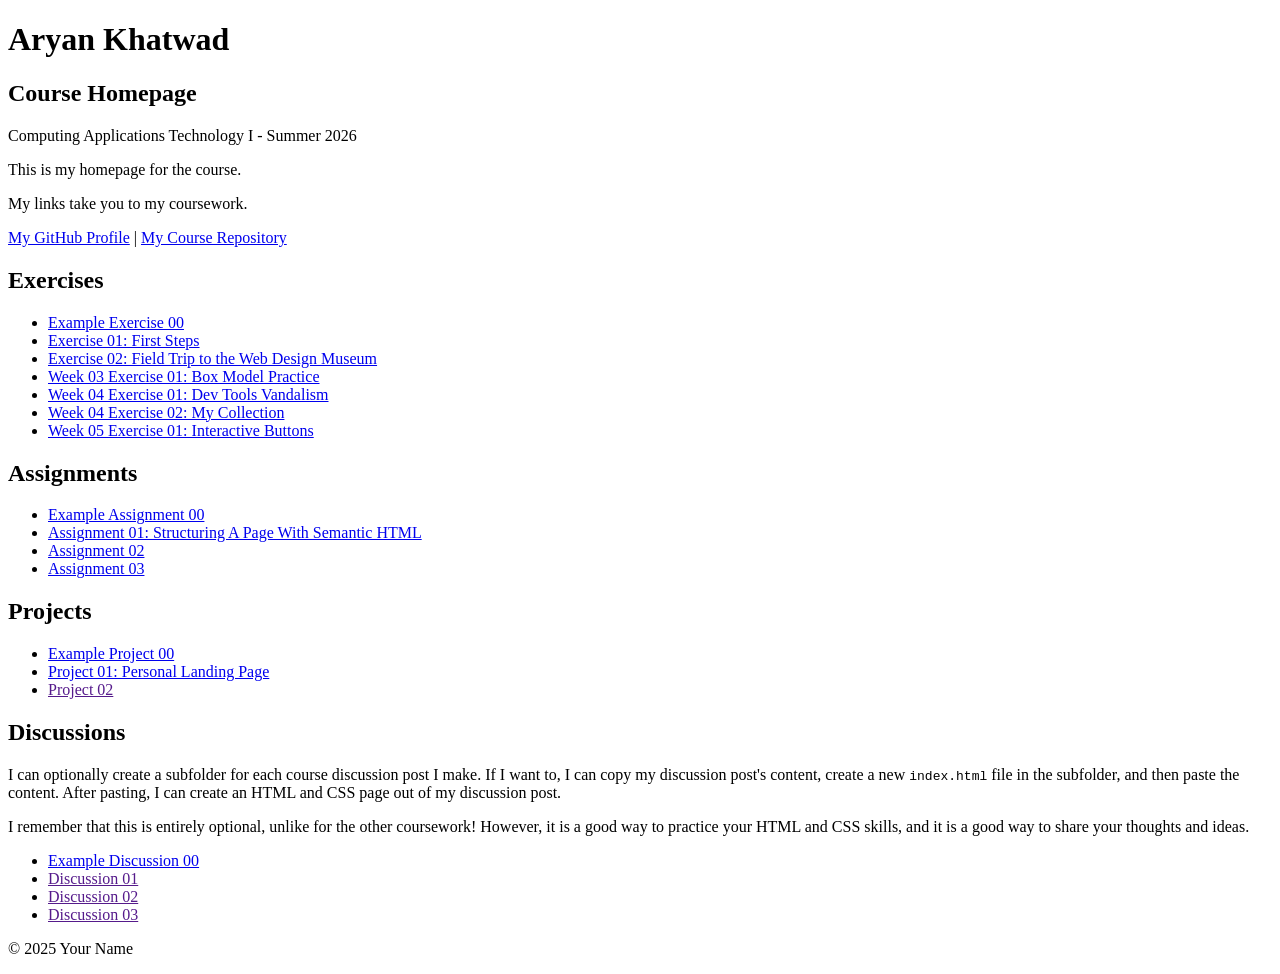
<file: index.html>
<!DOCTYPE html>

<!--

INSTRUCTIONS: HOW TO CHANGE THIS PAGE:

1. Change "Student Name" in the title above to your real name.

2. Change "Your Name" in the big heading below to your real name.

3. Change "your-username" to your real GitHub username in both links.

4. Change "your-repo-name" to the name of this repository.

5. Change "Course Name" to the name of your class.

6. Change "Semester Year" to match when you are taking this class.

7. Add links to your work:
    - Find the words that say "Exercise 01", "Assignment 01", etc.
    - Between the quote marks in href="", put the relative link to your work in the subfolder. You can simply link to the subfolder name. Take a look at the example folders and links to see how to do this.
    - For work not yet started/completed, you can leave the href="" blank until you are ready.
    - Change the words "Exercise 01" to match the name of the exercise. Do the same for assignments and projects. If you add your discussion posts, do the same for them.
    - Do this for each piece of work you finish.

8. You can add more links by copying a whole line like this:
    <li><a href="">New Work Name</a></li>
    Then paste it below the last one in that section.

9. Save your changes and push to GitHub when you are done. Remember you can use GitHub Desktop to help you with this.

Remember: During the course, if you want, you can style your homepage to introduce your own style and aesthetics. To start, keep this page simple and plain. This is just a template to get you started. Embrace the handcrafted approach to web design and development: change things to make them your own.

Remember: You must have a GitHub account, a new GitHub repository for this course, and this file (index.html) in that repository. 

Remember: You must create subfolders for each piece of coursework as the semester progresses.

-->

<html lang="en">
    <head>
        <meta charset="UTF-8" />
        <title>Course Homepage template</title>
        <meta charset="UTF-8" />
        <meta name="viewport" content="width=device-width, initial-scale=1.0" />
        <title>Aryan Khatwad - Course Homepage</title>
    </head>

    <body>
        <header>
            <h1>Aryan Khatwad</h1>
            <h2>Course Homepage</h2>
            <p>Computing Applications Technology I - Summer 2026</p>
            <p>This is my homepage for the course.</p>
            <p>My links take you to my coursework.</p>
            <nav>
                <a href="https://github.com/khatwadaryan-star">My GitHub Profile</a>
                |
                <a href="https://github.com/khatwadaryan-star/course-portfolio">
                    My Course Repository
                </a>
            </nav>
        </header>

        <main>
            <section>
                <h2>Exercises</h2>
                <ul>
                    <li>
                        <a href="example-exercise-00/">Example Exercise 00</a>
                    </li>
                    <li><a href="https://codepen.io/khatwadaryan-star/pen/bNBaMXL">Exercise 01: First Steps</a></li>
                    <li><a href="https://www.webdesignmuseum.org/gallery/netflix-2002">Exercise 02: Field Trip to the Web Design Museum</a></li>
                    <li><a href="week-03-exercise-01/">Week 03 Exercise 01: Box Model Practice</a></li>
                    <li><a href="week-04-exercise-01/">Week 04 Exercise 01: Dev Tools Vandalism</a></li>
                    <li><a href="week-04-exercise-02/">Week 04 Exercise 02: My Collection</a></li>
                    <li><a href="week-05-exercise-01/">Week 05 Exercise 01: Interactive Buttons</a></li>
                </ul>
            </section>

            <section>
                <h2>Assignments</h2>
                <ul>
                    <li>
                        <a href="example-assignment-00/">
                            Example Assignment 00
                        </a>
                    </li>
                    <li><a href="assignment-01/">Assignment 01: Structuring A Page With Semantic HTML</a></li>
                    <li><a href="assignment-02/">Assignment 02</a></li>
                    <li><a href="assignment-03/">Assignment 03</a></li>
                </ul>
            </section>

            <section>
                <h2>Projects</h2>
                <ul>
                    <li>
                        <a href="example-project-00/">Example Project 00</a>
                    </li>
                    <li><a href="project-01/">Project 01: Personal Landing Page</a></li>
                    <li><a href="">Project 02</a></li>
                </ul>
            </section>

            <section>
                <h2>Discussions</h2>
                <p>
                    I can optionally create a subfolder for each course
                    discussion post I make. If I want to, I can copy my
                    discussion post's content, create a new
                    <code>index.html</code>
                    file in the subfolder, and then paste the content. After
                    pasting, I can create an HTML and CSS page out of my
                    discussion post.
                </p>
                <p>
                    I remember that this is entirely optional, unlike for the
                    other coursework! However, it is a good way to practice your
                    HTML and CSS skills, and it is a good way to share your
                    thoughts and ideas.
                </p>
                <ul>
                    <li>
                        <a href="example-discussion-00/">
                            Example Discussion 00
                        </a>
                    </li>
                    <li><a href="">Discussion 01</a></li>
                    <li><a href="">Discussion 02</a></li>
                    <li><a href="">Discussion 03</a></li>
                </ul>
            </section>
        </main>

        <footer>
            <p>&copy; 2025 Your Name</p>
        </footer>
    </body>
</html>
</file>
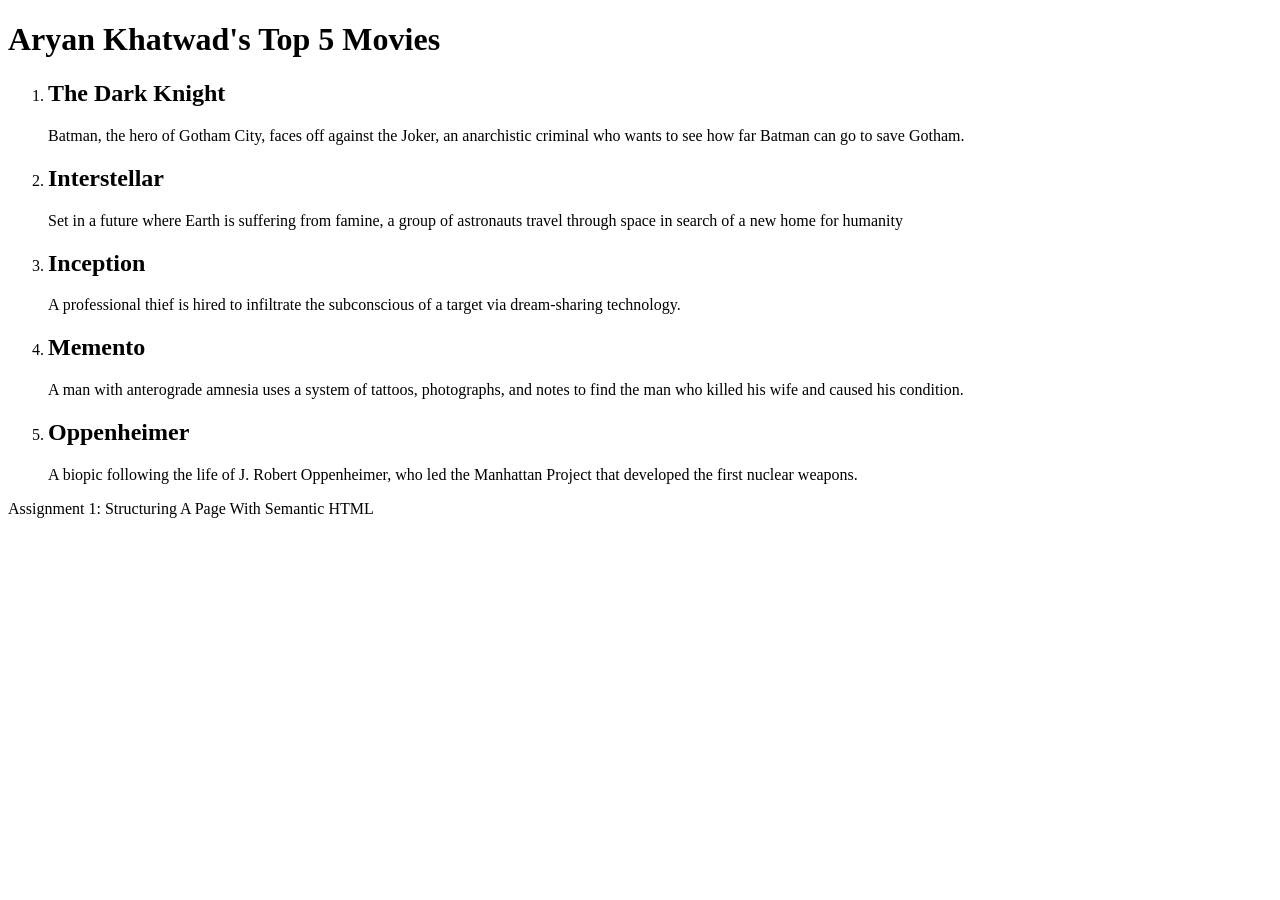
<file: assignment-01/index.html>
<!DOCTYPE html>
<html lang="en">
<head>
  <meta charset="UTF-8">
</head>
<body>
  <header>
    <h1>Aryan Khatwad's Top 5 Movies</h1>
  </header>
  <main>
    <ol>
      <li>
        <h2>The Dark Knight</h2>
        <p>Batman, the hero of Gotham City, faces off against the Joker, an anarchistic criminal who wants to see how far Batman can go to save Gotham.</p>
      </li>
       <li>
        <h2>Interstellar</h2>
        <p>Set in a future where Earth is suffering from famine, a group of astronauts travel through space in search of a new home for humanity</p>
      </li>
       <li>
        <h2>Inception</h2>
        <p>A professional thief is hired to infiltrate the subconscious of a target via dream-sharing technology.</p>
      </li>
       <li>
        <h2>Memento</h2>
        <p>A man with anterograde amnesia uses a system of tattoos, photographs, and notes to find the man who killed his wife and caused his condition.</p>
      </li>
       <li>
        <h2>Oppenheimer</h2>
        <p>A biopic following the life of J. Robert Oppenheimer, who led the Manhattan Project that developed the first nuclear weapons.</p>
      </li>
    </ol>
  </main>
  <footer>
    <p>Assignment 1: Structuring A Page With Semantic HTML</p>
  </footer>
</body>
</html>
</file>
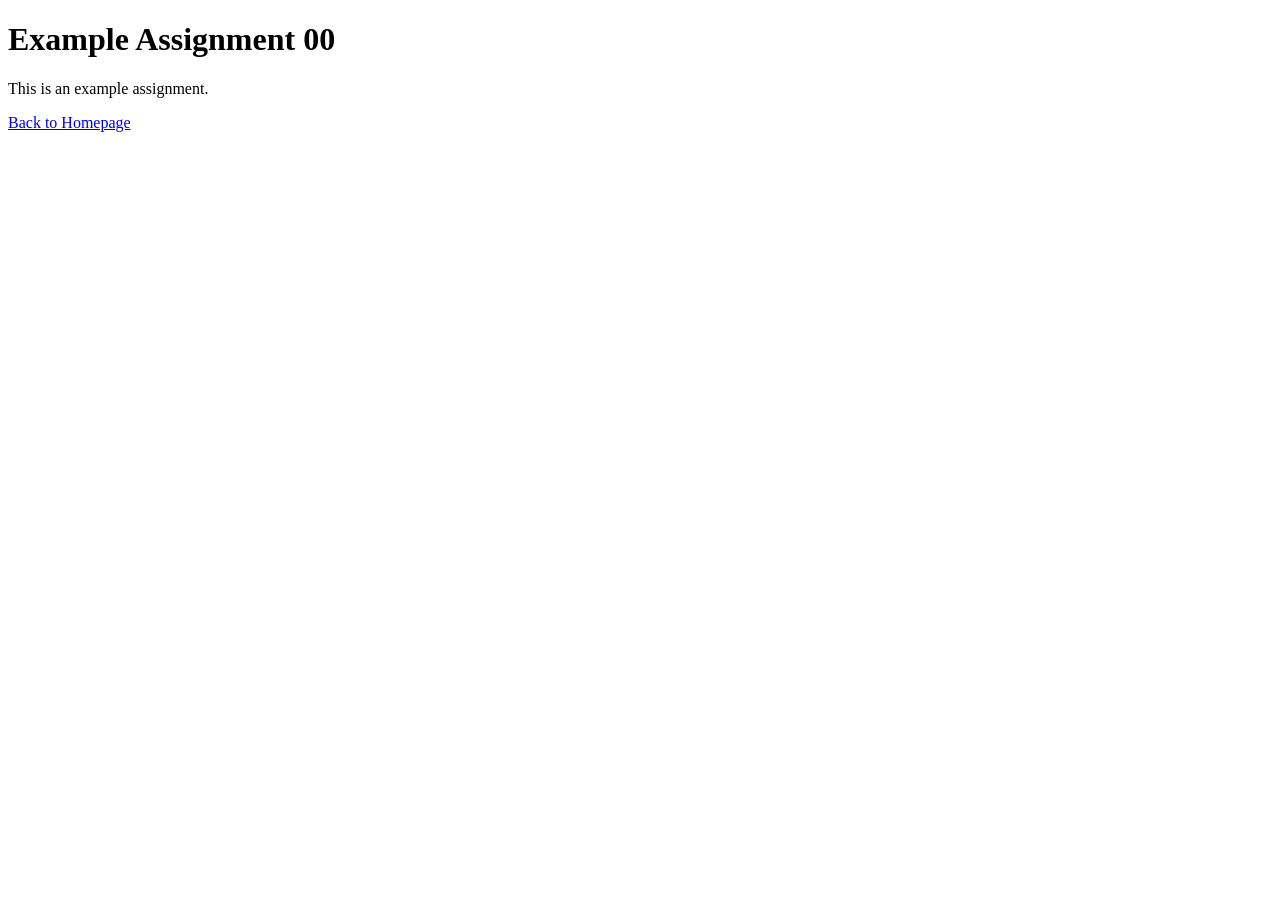
<file: example-assignment-00/index.html>
<!DOCTYPE html>
<html lang="en">
    <head>
        <meta charset="UTF-8" />
        <meta name="viewport" content="width=device-width, initial-scale=1.0" />
        <title>Example Assignment 00</title>
    </head>
    <body>
        <h1>Example Assignment 00</h1>
        <p>This is an example assignment.</p>
        <a href="../index.html">Back to Homepage</a>
    </body>
</html>
</file>
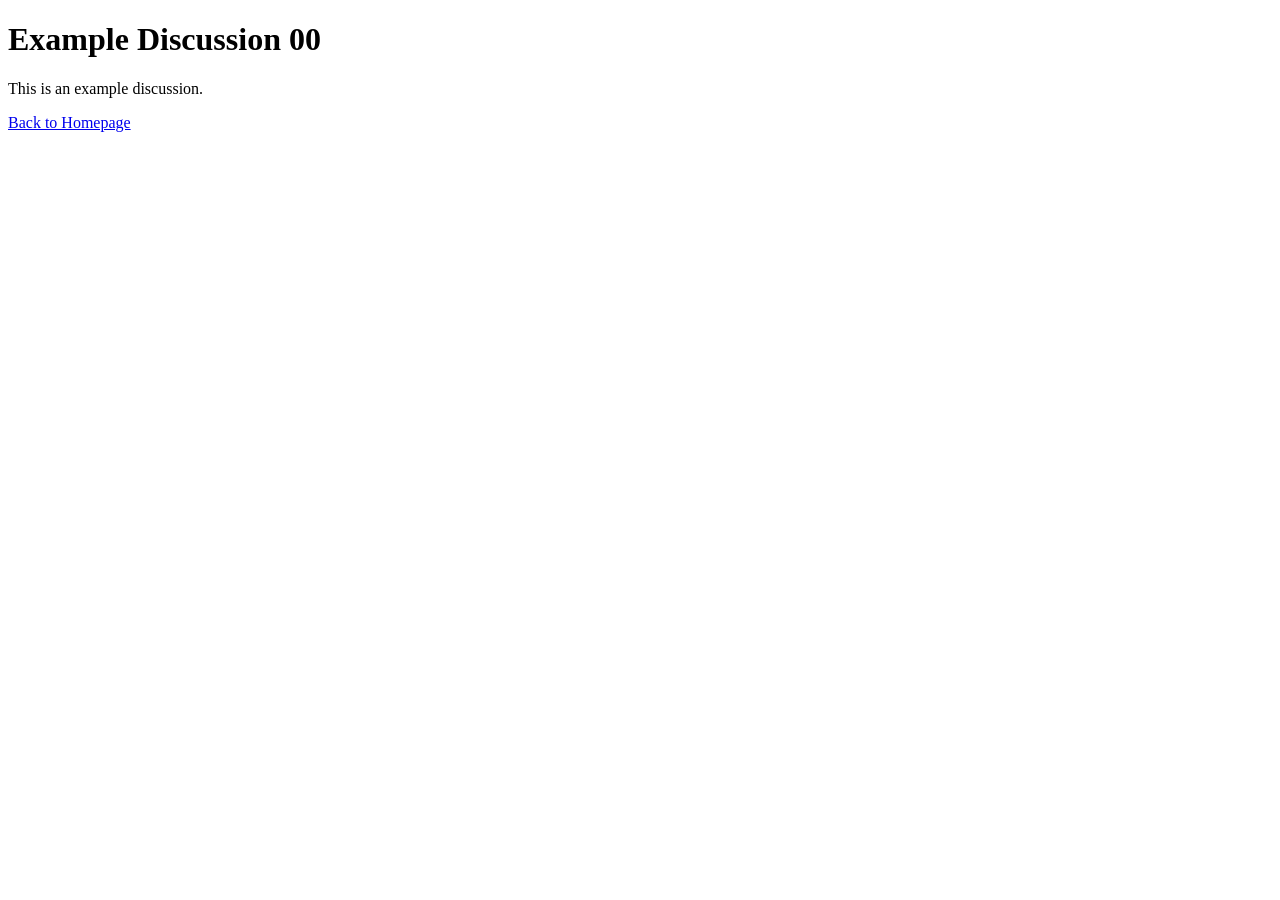
<file: example-discussion-00/index.html>
<!DOCTYPE html>
<html lang="en">
    <head>
        <meta charset="UTF-8" />
        <meta name="viewport" content="width=device-width, initial-scale=1.0" />
        <title>Example Discussion 00</title>
    </head>
    <body>
        <h1>Example Discussion 00</h1>
        <p>This is an example discussion.</p>
        <a href="../index.html">Back to Homepage</a>
    </body>
</html>
</file>
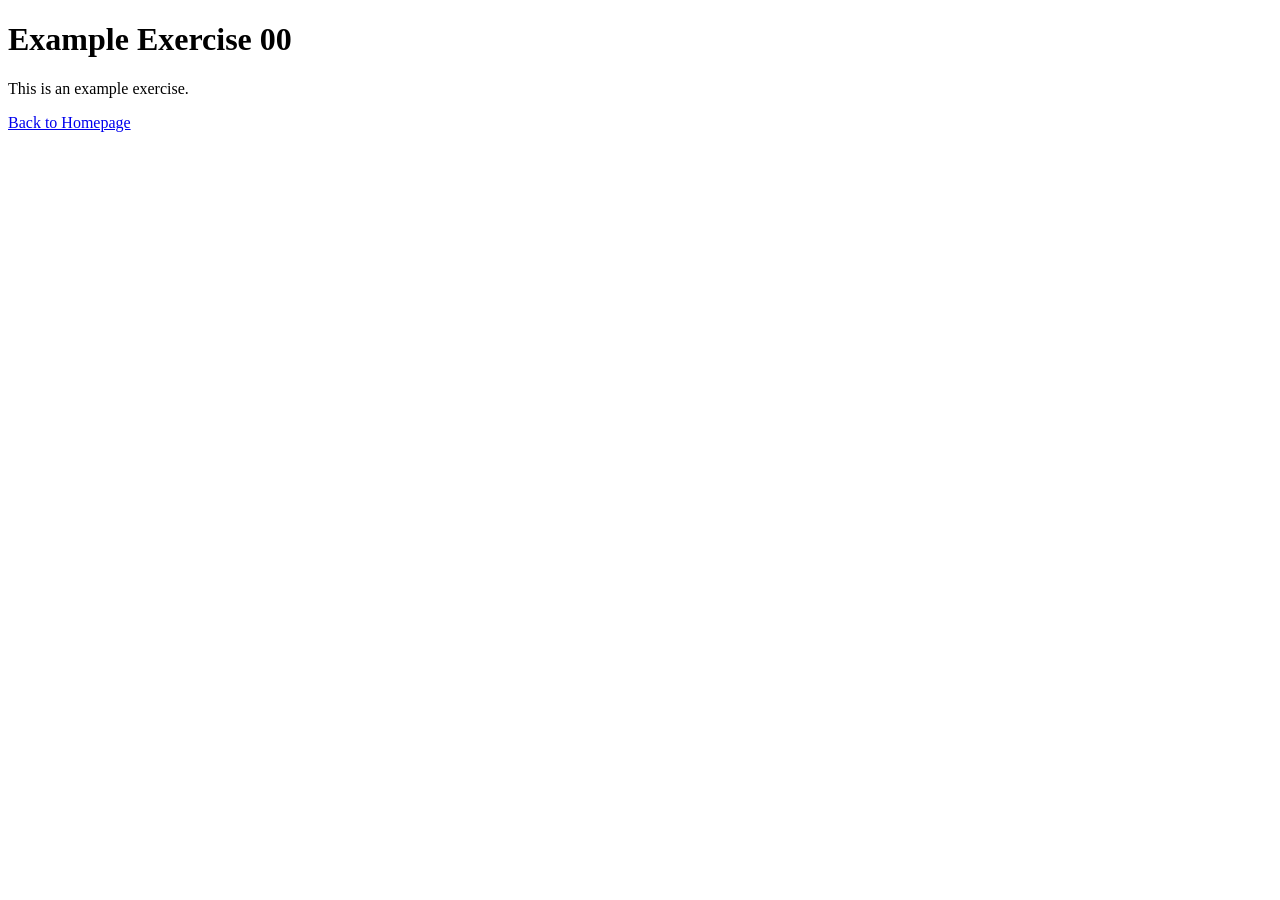
<file: example-exercise-00/index.html>
<!DOCTYPE html>
<html lang="en">
    <head>
        <meta charset="UTF-8" />
        <meta name="viewport" content="width=device-width, initial-scale=1.0" />
        <title>Example Exercise 00</title>
    </head>
    <body>
        <h1>Example Exercise 00</h1>
        <p>This is an example exercise.</p>
        <a href="../index.html">Back to Homepage</a>
    </body>
</html>
</file>
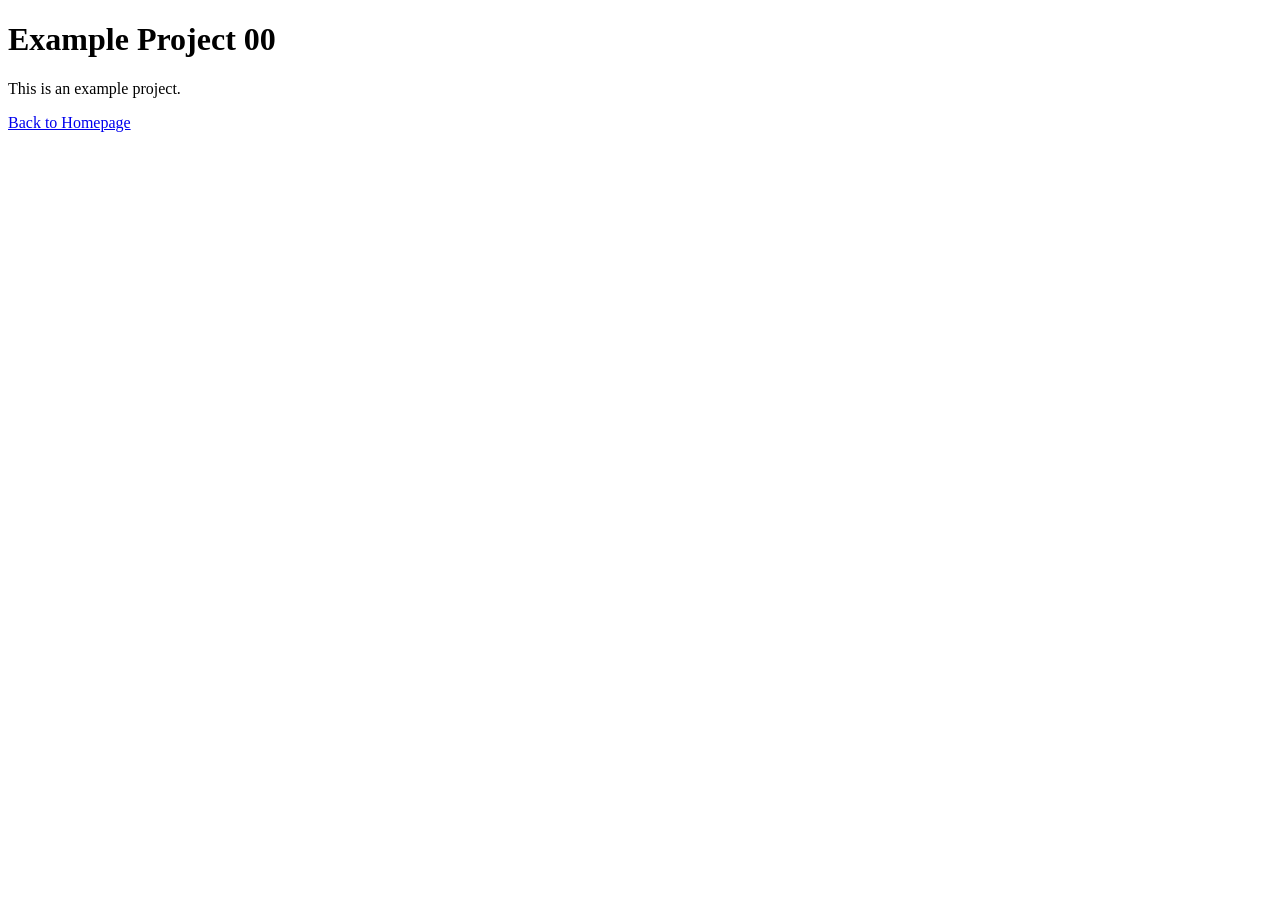
<file: example-project-00/index.html>
<!DOCTYPE html>
<html lang="en">
    <head>
        <meta charset="UTF-8" />
        <meta name="viewport" content="width=device-width, initial-scale=1.0" />
        <title>Example Project 00</title>
    </head>
    <body>
        <h1>Example Project 00</h1>
        <p>This is an example project.</p>
        <a href="../index.html">Back to Homepage</a>
    </body>
</html>
</file>
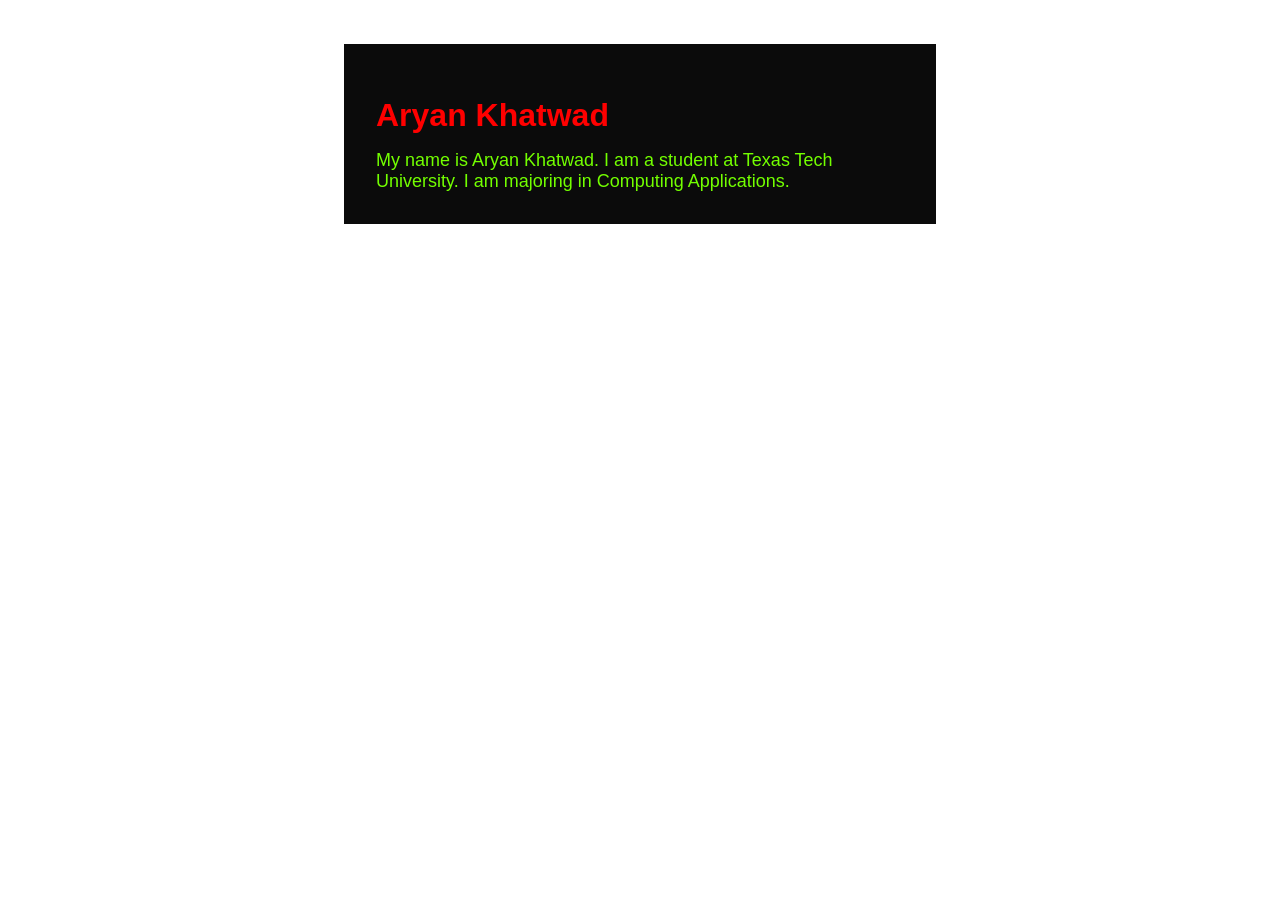
<file: week-03-exercise-01/index.html>
<!DOCTYPE html>
<html lang="en">
<head>
    <meta charset="UTF-8">
    <meta name="viewport" content="width=device-width, initial-scale=1.0">
    <title>Aryan Khatwad</title>
    <link rel="stylesheet" href="style.css">
</head>
<body>
    <div class="card">
        <h1>Aryan Khatwad</h1>
        <p>
            My name is Aryan Khatwad. I am a student at Texas Tech University. I am majoring in Computing Applications.
        </p>
    </div>
</body>
</html>
</file>
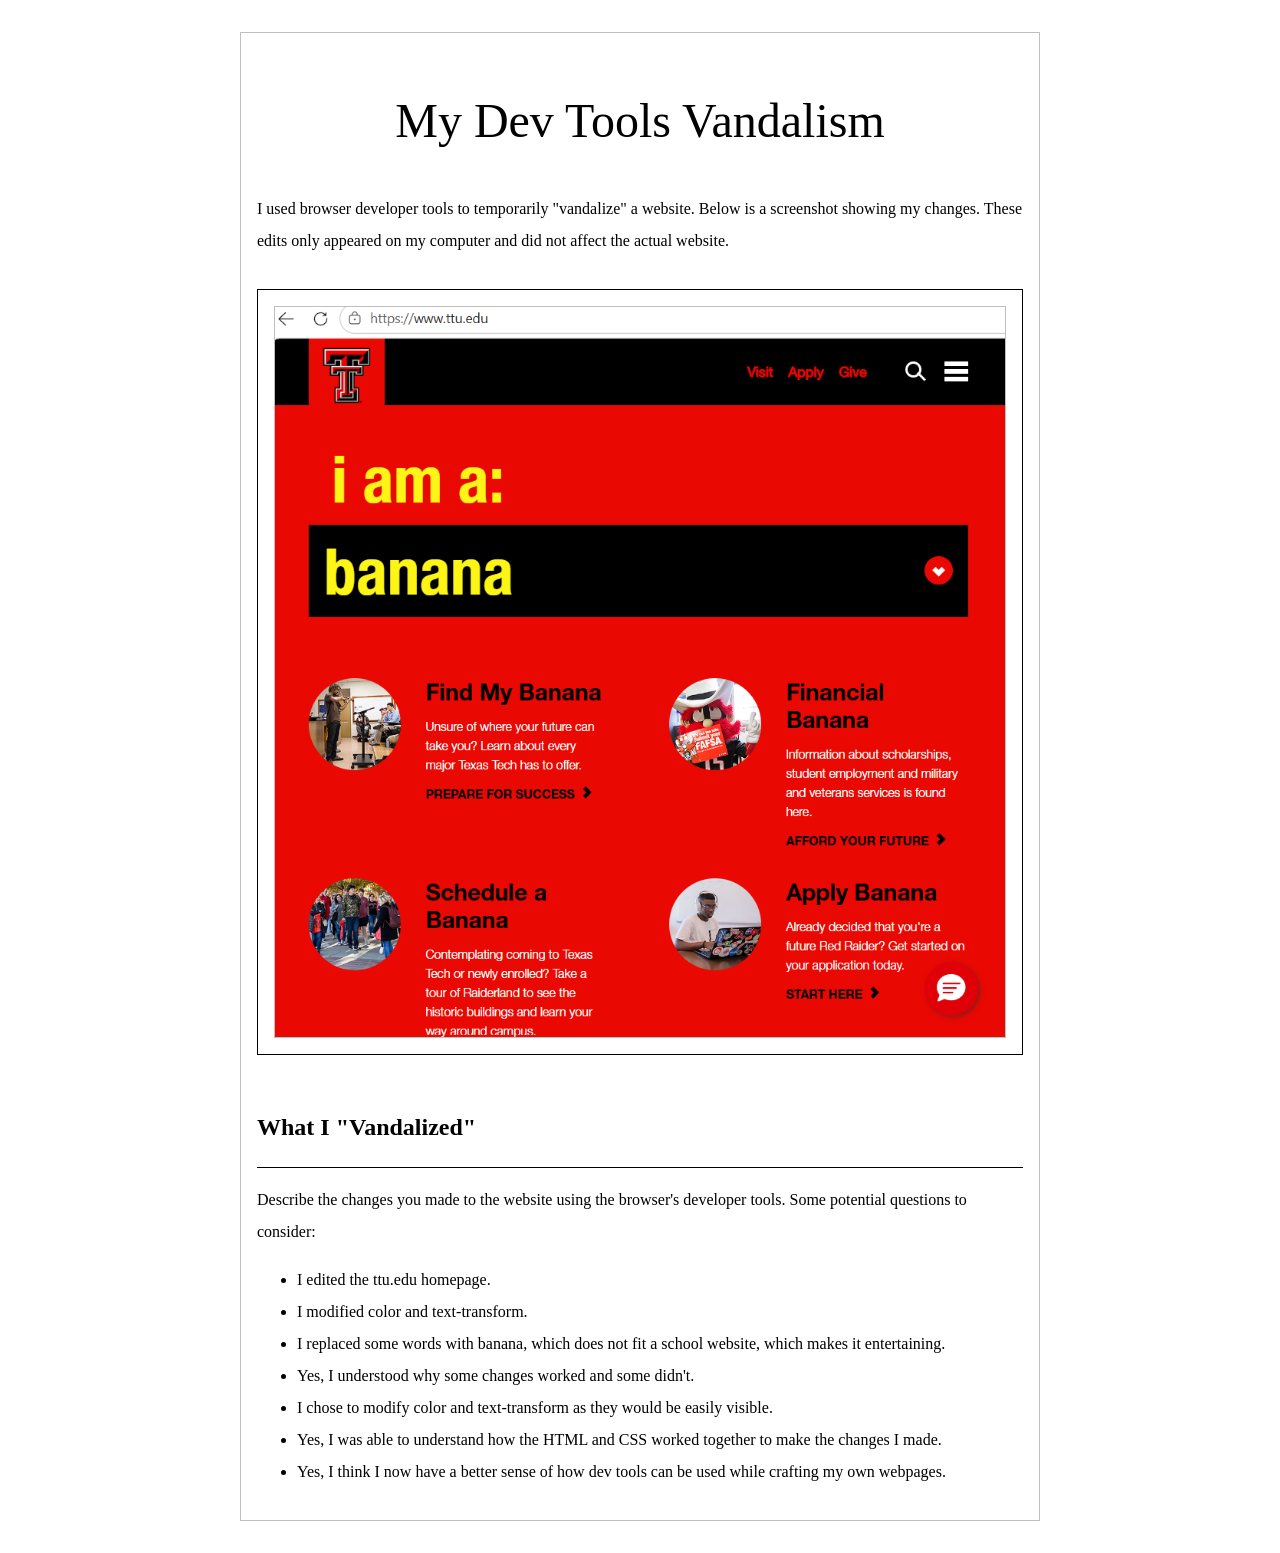
<file: week-04-exercise-01/index.html>
<!DOCTYPE html>
<html lang="en">

<head>
    <meta charset="UTF-8" />
    <meta name="viewport" content="width=device-width, initial-scale=1.0" />
    <title>Week 04 Exercise 01 - My Dev Tools Vandalism</title>
    <link rel="stylesheet" href="./style.css" />
</head>

<body>
    <main>
        <h1>My Dev Tools Vandalism</h1>
        <p>
            I used browser developer tools to temporarily "vandalize" a
            website. Below is a screenshot showing my changes. These edits
            only appeared on my computer and did not affect the actual
            website.
        </p>
        <div class="screenshot-container">
            <!-- 
                IMPORTANT: Update the src attribute below to match your screenshot filename.
                Example: If your screenshot is named "apple-dot-com-but-with-papyrus-font.png", change the line to:
                src="./apple-dot-com-but-with-papyrus-font.png"
            -->
            <img src="dev-tools-vandalism-screenshot.png" alt="Screenshot of the webpage I vandalized" />
        </div>
        <h2>What I "Vandalized"</h2>
        <p>
            Describe the changes you made to the website using the browser's developer tools. Some potential questions
            to consider:
        <ul>
            <li>I edited the ttu.edu homepage.</li>
            <li>I modified color and text-transform.</li>
            <li>I replaced some words with banana, which does not fit a school website, which makes it entertaining.</li>
            <li>Yes, I understood why some changes worked and some didn't.</li>
            <li>I chose to modify color and text-transform as they would be easily visible.</li>
            <li>Yes, I was able to understand how the HTML and CSS worked together to make the changes I made.</li>
            <li>Yes, I think I now have a better sense of how dev tools can be used while crafting my own webpages.</li>
        </ul>
        </p>
    </main>
</body>

</html>
</file>
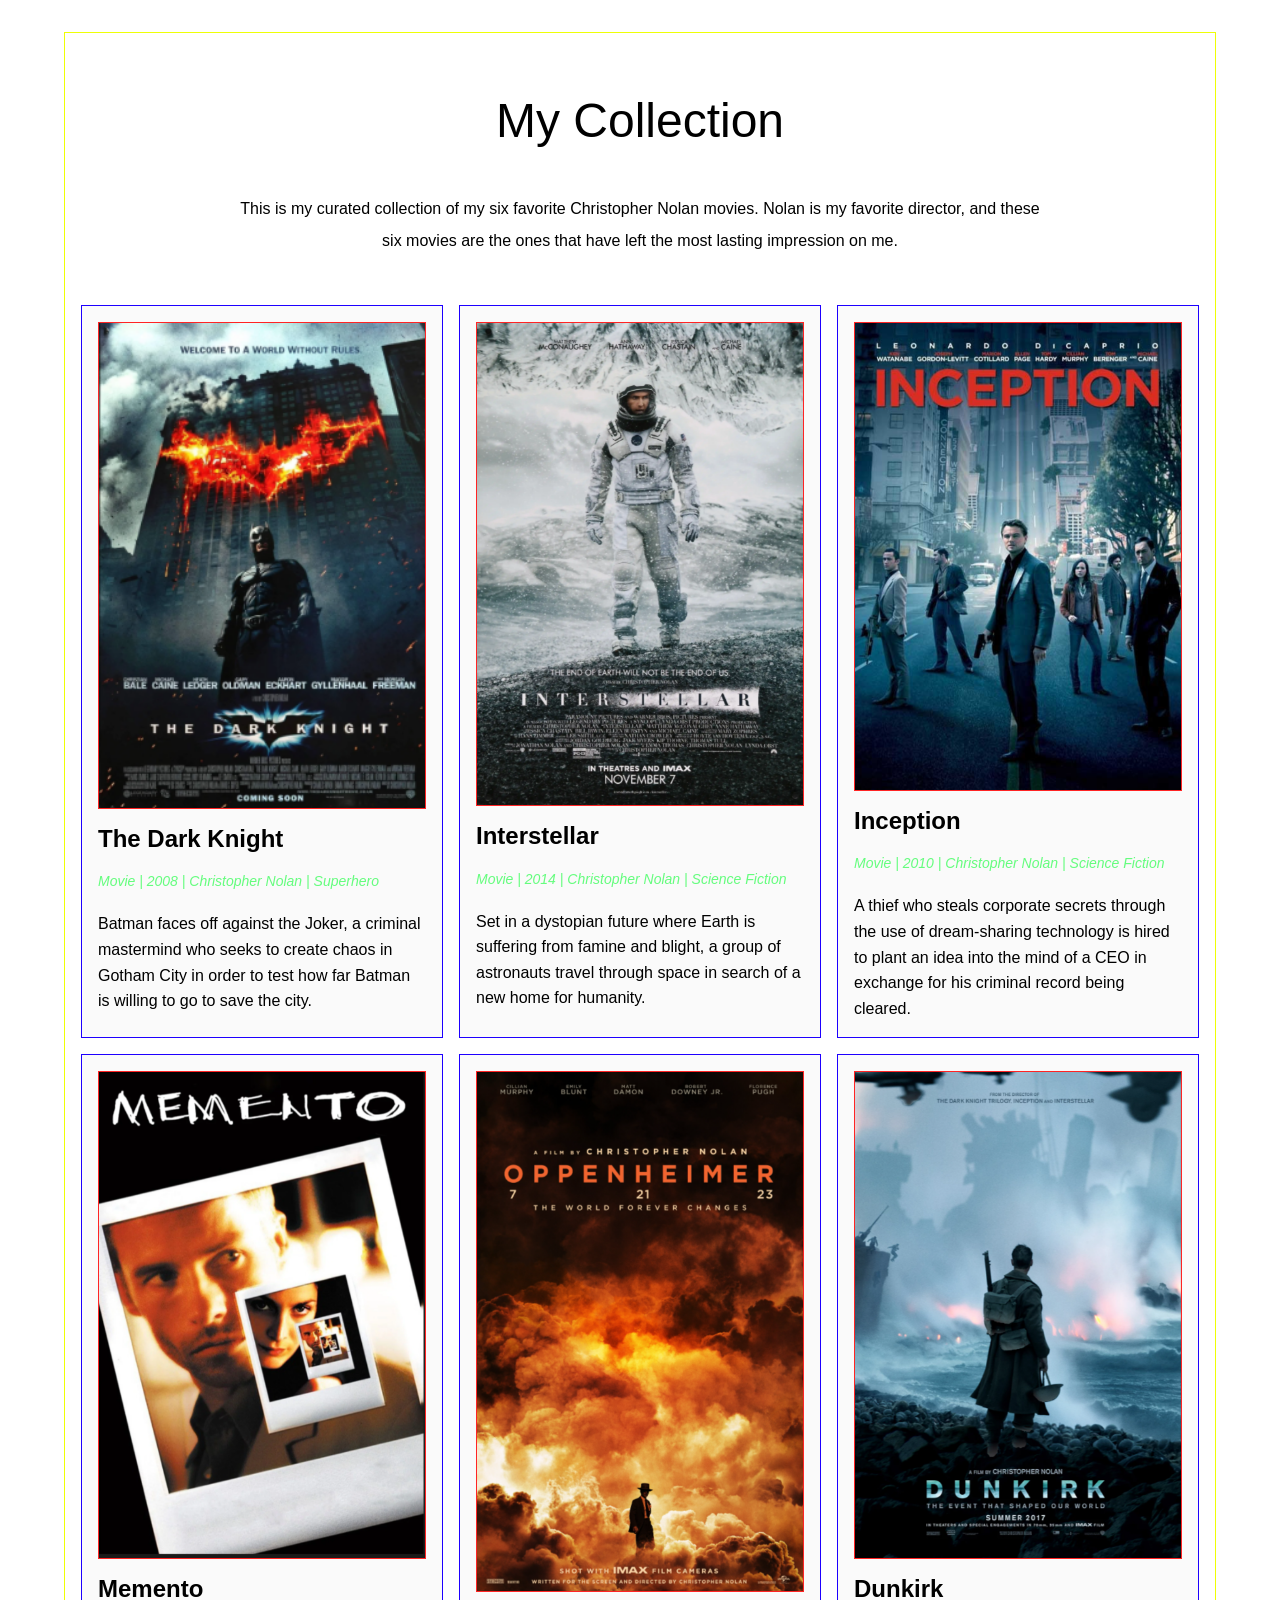
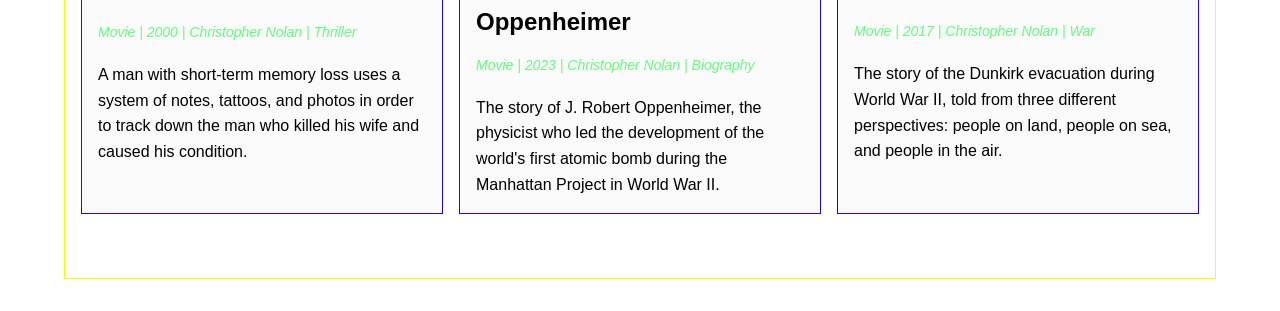
<file: week-04-exercise-02/index.html>
<!DOCTYPE html>
<html lang="en">

<head>
    <meta charset="UTF-8" />
    <meta name="viewport" content="width=device-width, initial-scale=1.0" />
    <title>Week 04 Exercise 02 - My Collection</title>
    <link rel="stylesheet" href="./style.css" />
</head>

<body>
    <main>
        <h1>My Collection</h1>
        <!-- 
            SAMPLE OVERVIEW TEXT
            Replace this entire paragraph with your own description.
            How do you think about your collection? Write that out here.
            P.S. Please use your own words. Be yourself.
        -->
        <p>
            This is my curated collection of my six favorite Christopher Nolan movies.
            Nolan is my favorite director, and these six movies are the ones that
            have left the most lasting impression on me.
        </p>

        <div class="collection-grid">

            <!-- 
                SAMPLE CARD 1
                Replace this entire card with your own item.
                Keep the same structure: image, title, details, description.
            -->
            <div class="collection-card">
                <img src="movie-01-the-dark-knight.jpg.png" alt="The Dark Knight" />
                <h2>The Dark Knight</h2>
                <p class="details">Movie | 2008 | Christopher Nolan | Superhero</p>
                <p class="description">
                    Batman faces off against the Joker, a criminal mastermind
                    who seeks to create chaos in Gotham City in order to test
                    how far Batman is willing to go to save the city.
                </p>
            </div>

            <!-- 
                SAMPLE CARD 2
                Replace this entire card with your own item.
                Notice the structure is identical to Sample Card 1.
            -->
            <div class="collection-card">
                <img src="movie-02-interstellar.jpg.png" alt="Interstellar" />
                <h2>Interstellar</h2>
                <p class="details">Movie | 2014 | Christopher Nolan | Science Fiction</p>
                <p class="description">
                    Set in a dystopian future where Earth is suffering
                    from famine and blight, a group of astronauts travel through
                    space in search of a new home for humanity.
                </p>
            </div>

            <!-- 
                PLACEHOLDER CARD 3
                Complete this card by adding your image, title, details, and description.
            -->
            <div class="collection-card">
                <img src="movie-03-inception.jpg.png" alt="Inception" />
                <h2>Inception</h2>
                <p class="details">Movie | 2010 | Christopher Nolan | Science Fiction</p>
                <p class="description">
                    A thief who steals corporate secrets through the use of dream-sharing 
                    technology is hired to plant an idea into the mind of a CEO in exchange
                    for his criminal record being cleared.
                </p>
            </div>

            <!-- 
                PLACEHOLDER CARD 4
                Complete this card by adding your image, title, details, and description.
            -->
            <div class="collection-card">
                <img src="movie-04-memento.jpg.png" alt="Memento" />
                <h2>Memento</h2>
                <p class="details">Movie | 2000 | Christopher Nolan | Thriller</p>
                <p class="description">
                    A man with short-term memory loss uses a system of notes, tattoos, and
                    photos in order to track down the man who killed his wife and caused his condition.
                </p>
            </div>

            <!-- 
                PLACEHOLDER CARD 5
                Complete this card by adding your image, title, details, and description.
            -->
            <div class="collection-card">
                <img src="movie-05-oppenheimer.jpg.png" alt="Oppenheimer" />
                <h2>Oppenheimer</h2>
                <p class="details">Movie | 2023 | Christopher Nolan | Biography</p>
                <p class="description">
                    The story of J. Robert Oppenheimer, the physicist who led the development of
                    the world's first atomic bomb during the Manhattan Project in World War II.
                </p>
            </div>

            <!-- 
                PLACEHOLDER CARD 6
                Complete this card by adding your image, title, details, and description.
            -->
            <div class="collection-card">
                <img src="movie-06-dunkirk.jpg.png" alt="Dunkirk" />
                <h2>Dunkirk</h2>
                <p class="details">Movie | 2017 | Christopher Nolan | War</p>
                <p class="description">
                    The story of the Dunkirk evacuation during World War II, told from three
                    different perspectives: people on land, people on sea, and people in the air.
                </p>
            </div>
        </div>
    </main>
</body>
</html>
</file>
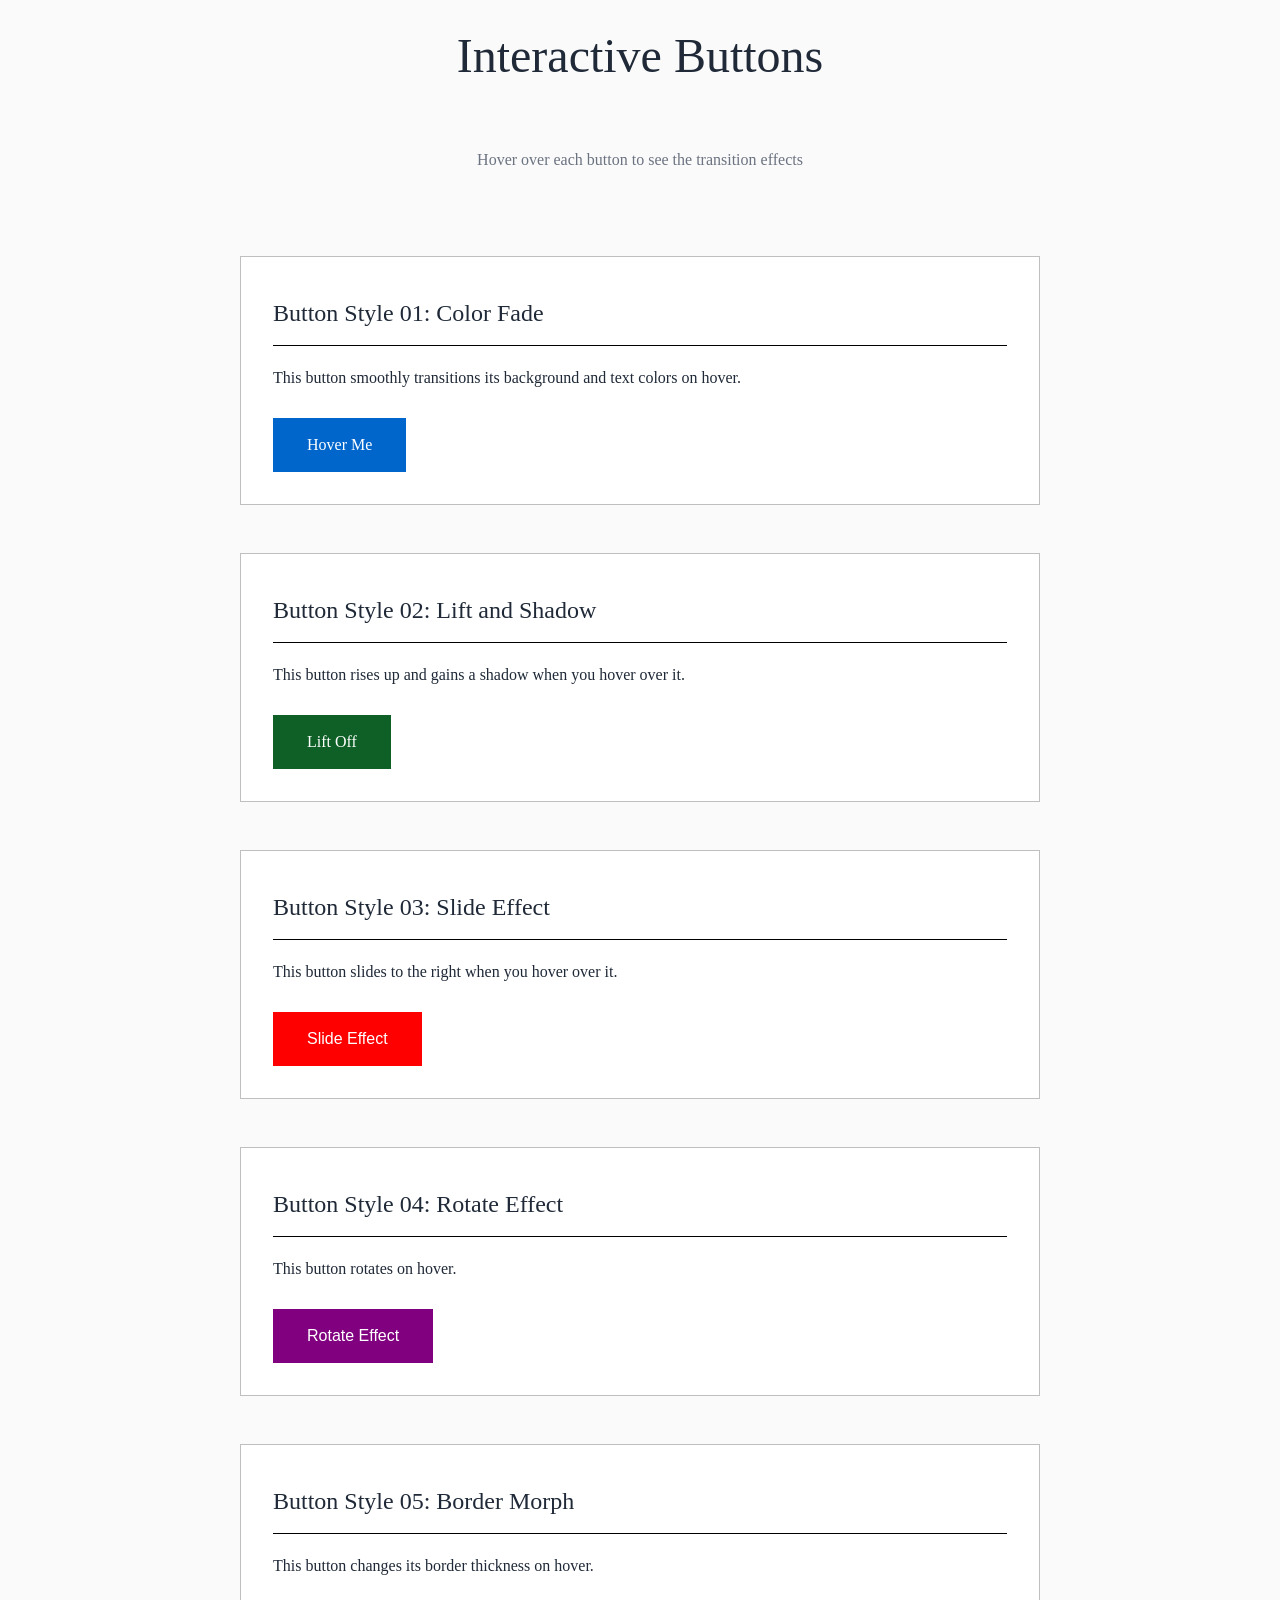
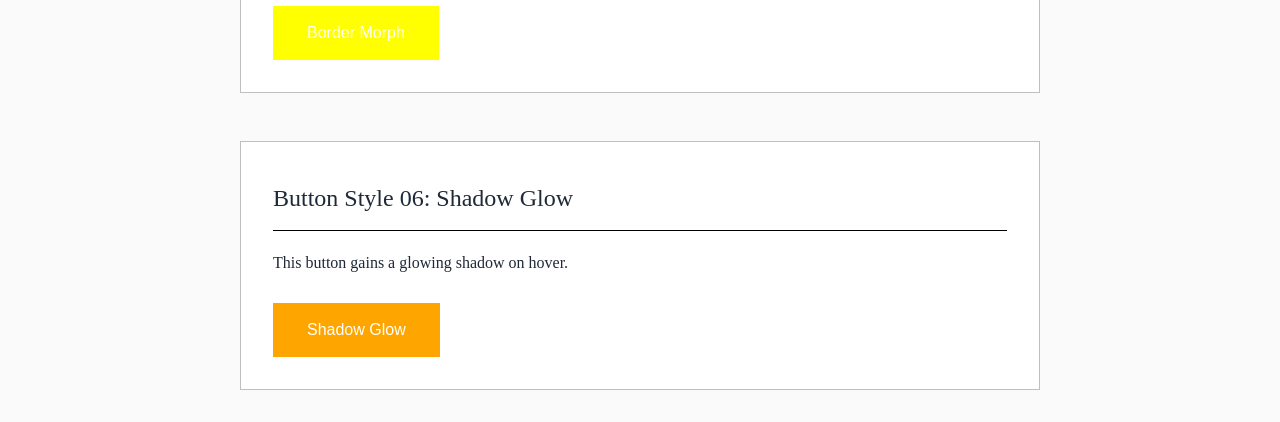
<file: week-05-exercise-01/index.html>
<!DOCTYPE html>
<html lang="en">

<head>
    <meta charset="UTF-8">
    <meta name="viewport" content="width=device-width, initial-scale=1.0">
    <title>Exercises Week 05 Exercise 01: Interactive Buttons</title>
    <link rel="stylesheet" href="./style.css">
</head>

<body>
    <div class="container">
        <h1>Interactive Buttons</h1>
        <p class="subtitle">Hover over each button to see the transition effects</p>

        <section class="button-section">
            <h2>Button Style 01: Color Fade</h2>
            <p>This button smoothly transitions its background and text colors on hover.</p>
            <button class="button-01">Hover Me</button>
        </section>


        <section class="button-section">
            <h2>Button Style 02: Lift and Shadow</h2>
            <p>This button rises up and gains a shadow when you hover over it.</p>
            <button class="button-02">Lift Off</button>
        </section>

        <section class="button-section">
            <h2>Button Style 03: Slide Effect</h2>
            <p>This button slides to the right when you hover over it.</p>
            <button class="button-03">Slide Effect</button>
        </section>

        <section class="button-section">
            <h2>Button Style 04: Rotate Effect</h2>
            <p>This button rotates on hover.</p>
            <button class="button-04">Rotate Effect</button>
        </section>

        <section class="button-section">
            <h2>Button Style 05: Border Morph</h2>
            <p>This button changes its border thickness on hover.</p>
            <button class="button-05">Border Morph</button>
        </section>

        <section class="button-section">
            <h2>Button Style 06: Shadow Glow</h2>
            <p>This button gains a glowing shadow on hover.</p>
            <button class="button-06">Shadow Glow</button>
        </section>
    </div>
</body>

</html>
</file>
<file: week-03-exercise-01/style.css>
* {
    box-sizing: border-box;
}
body {
    font-family: Arial;
    background-color: #ffffff;
    margin: 20px;
    padding: 20px;
}
.card {
    max-width: 600px;
    margin: 0 auto;
    padding: 32px;
    background-color: #0b0b0b;
    border: 4px solid #ffffff;
}
.card h1 {
    color: #ff0000;
    font-size: 32px;
    margin-bottom: 16px;
}
.card p {
    color: #73ff00;
    font-size: 18px;
    margin: 0;
}
</file>
<file: week-04-exercise-01/style.css>
* {
    box-sizing: border-box;
}

html,
body {
    min-height: 100vh;
    margin: 0;
}

body {
    font-family: "Times New Roman", serif;
    line-height: 2;
    display: flex;
    justify-content: center;
    align-items: flex-start;
    padding: 32px 0;
}

main {
    max-width: 800px;
    width: 90%;
    padding: 16px;
    border: 1px solid rgba(0, 0, 0, 0.25);
}

h1 {
    font-weight: normal;
    font-size: 48px;
    line-height: 1em;
    margin-top: 48px;
    margin-bottom: 48px;
    text-align: center;
}

h2 {
    font-size: 24px;
    margin-top: 48px;
    margin-bottom: 16px;
    border-bottom: 1px solid rgba(0, 0, 0, 1);
    padding-bottom: 16px;
}

p {
    margin-bottom: 16px;
}

.screenshot-container {
    margin: 32px 0;
    padding: 16px;
    border: 1px solid rgba(0, 0, 0, 1);
    text-align: center;
}

.screenshot-container img {
    max-width: 100%;
    height: auto;
    display: block;
    margin: 0 auto;
    border: 1px solid rgba(0, 0, 0, 0.25);
}
</file>
<file: week-04-exercise-02/style.css>
* {
    box-sizing: border-box;
}

html,
body {
    min-height: 100vh;
    margin: 0;
}

body {
    font-family: "Arial", serif;
    line-height: 2;
    display: flex;
    justify-content: center;
    align-items: flex-start;
    padding: 32px 0;
}

main {
    max-width: 1200px;
    width: 90%;
    padding: 16px;
    border: 1px solid rgb(238, 255, 6);
}

h1 {
    font-weight: normal;
    font-size: 48px;
    line-height: 1em;
    margin-top: 48px;
    margin-bottom: 48px;
    text-align: center;
}

main>p {
    margin-bottom: 32px;
    text-align: center;
    max-width: 800px;
    margin-left: auto;
    margin-right: auto;
}

.collection-grid {
    display: flex;
    flex-wrap: wrap;
    gap: 16px;
    margin: 48px 0;
}

.collection-card {
    flex: 1 1 300px;
    min-width: 250px;
    max-width: 400px;
    border: 1px solid rgb(30, 0, 255);
    background-color: #fafafa;
    padding: 16px;
}

.collection-card img {
    width: 100%;
    height: auto;
    display: block;
    border: 1px solid rgb(255, 36, 36);
    margin-bottom: 16px;
}

.collection-card h2 {
    font-size: 24px;
    font-weight: bold;
    margin-top: 0;
    margin-bottom: 8px;
    line-height: 1.2;
}

.collection-card .details {
    font-size: 14px;
    color: rgba(2, 255, 44, 0.6);
    margin-bottom: 16px;
    font-style: italic;
}

.collection-card .description {
    font-size: 16px;
    margin-bottom: 0;
    line-height: 1.6;
}

@media (width >= 480px) {
    .collection-card {
        flex: 1 1 45%;
    }
}

@media (width >= 1024px) {
    .collection-card {
        flex: 1 1 30%;
    }
}
</file>
<file: week-05-exercise-01/style.css>
* {
    margin: 0;
    padding: 0;
    box-sizing: border-box;
}

body {
    font-family: "Times New Roman", serif;
    line-height: 2;
    background-color: #fafafa;
    color: #1F2937;
    padding: 32px 16px;
}

.container {
    max-width: 800px;
    margin: 0 auto;
    display: flex;
    flex-direction: column;
    gap: 48px;
}

h1 {
    font-size: 48px;
    line-height: 1em;
    font-weight: normal;
    text-align: center;
    margin-bottom: 16px;
}

.subtitle {
    text-align: center;
    font-size: 16px;
    color: #6B7280;
    margin-bottom: 32px;
}

h2 {
    font-size: 24px;
    font-weight: normal;
    border-bottom: 1px solid rgba(0, 0, 0, 1);
    padding-bottom: 8px;
    margin-bottom: 16px;
}

.button-section {
    padding: 32px;
    background-color: #ffffff;
    border: 1px solid rgba(0, 0, 0, 0.25);
}

.button-section p {
    font-size: 16px;
    margin-bottom: 24px;
}

button {
    font-family: "Times New Roman", serif;
    font-size: 16px;
    cursor: pointer;
    border-radius: 0;
}

.button-01 {
    background-color: #0066CC;
    color: #ffffff;
    padding: 16px 32px;
    border: 2px solid #0066CC;
    transition: background-color 0.3s ease, color 0.3s ease, border-color 0.3s ease;
}

.button-01:hover {
    background-color: #ffffff;
    color: #0066CC;
    border-color: #0066CC;
}

.button-02 {
    background-color: #0e6027;
    color: #ffffff;
    padding: 16px 32px;
    border: 2px solid #0e6027;
    transition: transform 0.3s ease, box-shadow 0.3s ease;
}

.button-02:hover {
    transform: translateY(-4px);
    box-shadow: 0 8px 16px rgba(0, 0, 0, 0.2);
}

.button-03 {
    background-color: red;
    color: #ffffff;
    padding: 16px 32px;
    border: 2px solid red;
    font-family: Arial, Helvetica, sans-serif;
    transition: transform 0.3s ease, background-color 0.3s ease;
}

.button-03:hover {
    transform: translateX(16px);
    background-color: red;
    color:black
}

.button-04 {
    background-color: purple;
    color: #ffffff;
    padding: 16px 32px;
    border: 2px solid purple;
    font-family: Arial, Helvetica, sans-serif;
    transition: transform 0.3s ease, background-color 0.3s ease;
}

.button-04:hover {
    transform: rotate(45deg);
    background-color: purple;
    color: yellow;
}

.button-05 {
    background-color: yellow;
    color: #ffffff;
    padding: 16px 32px;
    border: 2px solid yellow;
    font-family: Arial, Helvetica, sans-serif;
    transition: transform 0.3s ease, background-color 0.3s ease, border 0.3s ease;
}

.button-05:hover {
    border: 8px solid yellow;
    background-color: yellow;
    color: purple;
}

.button-06 {
    background-color: orange;
    color: #ffffff;
    padding: 16px 32px;
    border: 2px solid orange;
    font-family: Arial, Helvetica, sans-serif;
    transition: transform 0.3s ease, background-color 0.3s ease, box-shadow 0.3s ease;
}

.button-06:hover {
    box-shadow: 0 0 80px orange;
    background-color: orange;
    color: pink;
}
</file>
